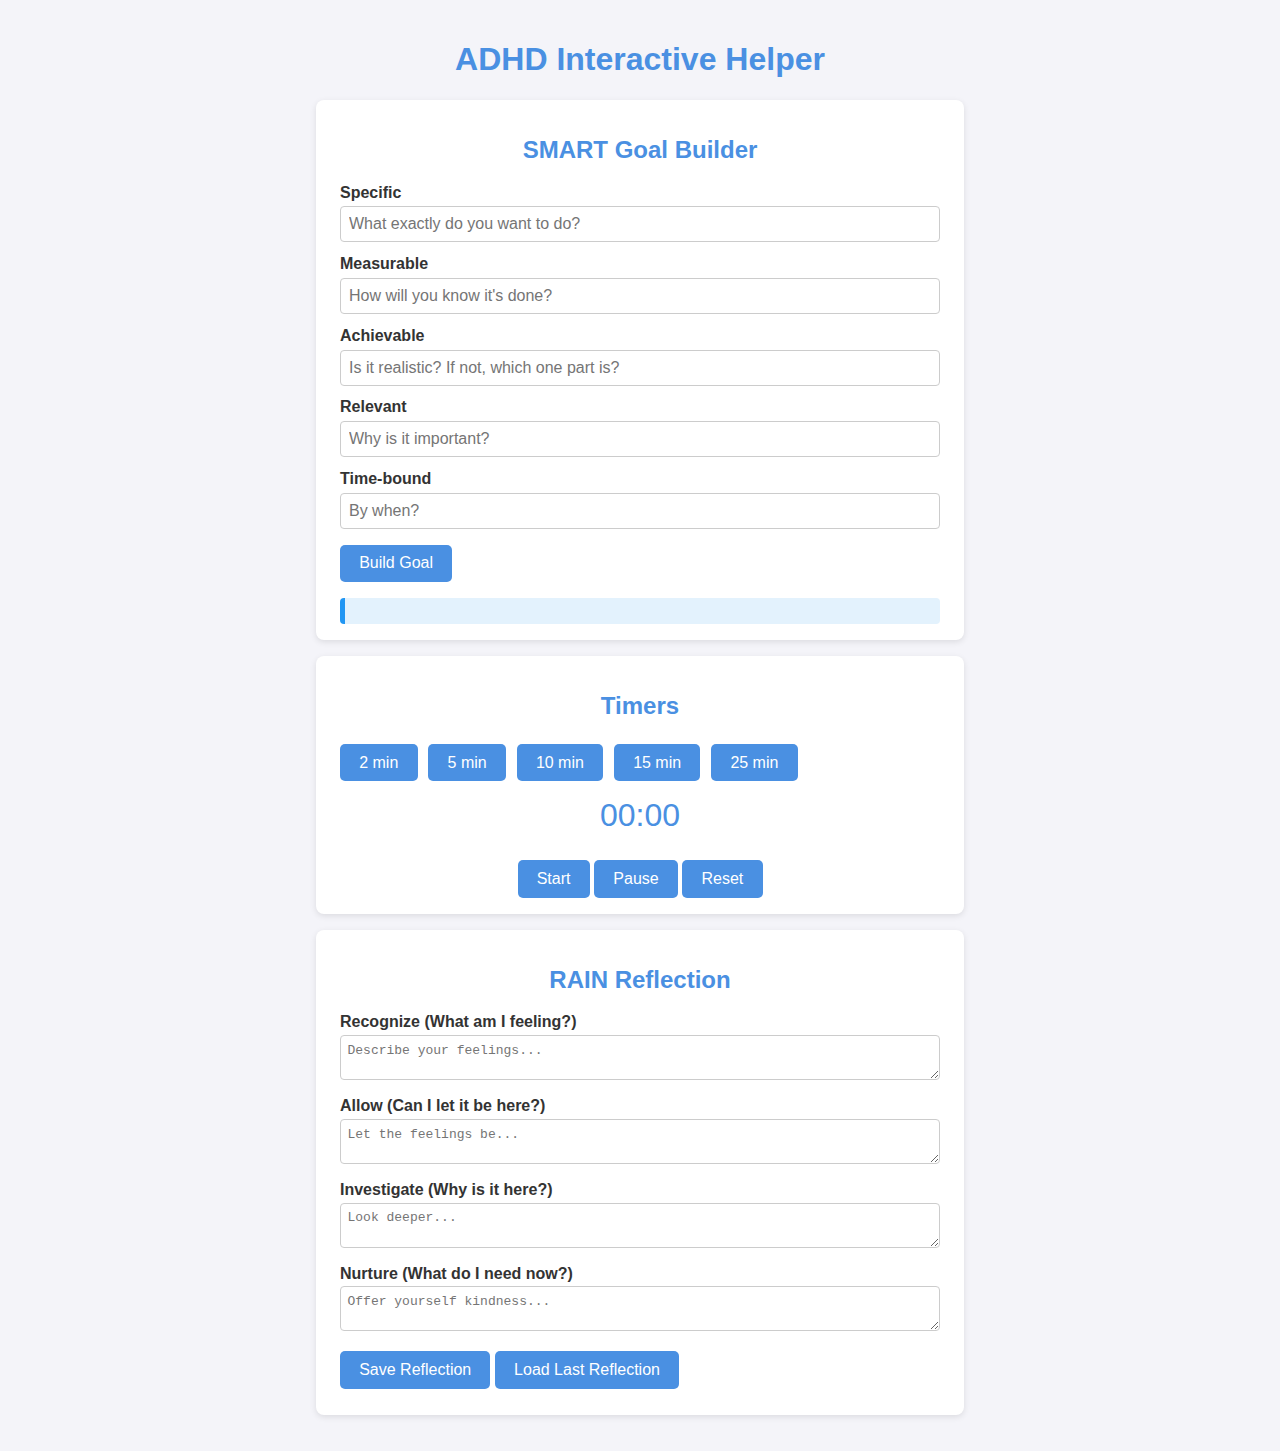
<file: index.html>
<!DOCTYPE html>
<html lang="en">
<head>
<link rel="manifest" href="manifest.json" />
<meta name="theme-color" content="#4a90e2" />
<meta charset="UTF-8" />
<meta name="viewport" content="width=device-width, initial-scale=1" />
<title>ADHD Interactive Helper</title>
<style>
  body {
    font-family: Arial, sans-serif;
    margin: 0; padding: 20px;
    background: #f4f4f9;
    color: #333;
  }
  h1, h2 {
    text-align: center;
    color: #4a90e2;
  }
  section {
    background: white;
    max-width: 600px;
    margin: 1em auto;
    padding: 1em 1.5em;
    border-radius: 8px;
    box-shadow: 0 2px 6px rgba(0,0,0,0.1);
  }
  label {
    display: block;
    margin-top: 0.8em;
    font-weight: bold;
  }
  input[type=text], textarea {
    width: 100%;
    padding: 0.5em;
    margin-top: 0.3em;
    border-radius: 4px;
    border: 1px solid #ccc;
    box-sizing: border-box;
    font-size: 1em;
  }
  button {
    margin-top: 1em;
    padding: 0.6em 1.2em;
    font-size: 1em;
    border-radius: 5px;
    border: none;
    background: #4a90e2;
    color: white;
    cursor: pointer;
    transition: background 0.3s ease;
  }
  button:hover {
    background: #357ABD;
  }
  .timer-buttons button {
    margin: 0.3em 0.4em 0 0;
  }
  #timer-display {
    font-size: 2em;
    text-align: center;
    margin-top: 0.5em;
    color: #4a90e2;
  }
  #smart-goal-output {
    margin-top: 1em;
    padding: 0.8em;
    background: #e3f2fd;
    border-left: 5px solid #2196F3;
    border-radius: 4px;
    font-style: italic;
  }
</style>
</head>
<body>

<h1>ADHD Interactive Helper</h1>

<section id="smart-goal-section">
  <h2>SMART Goal Builder</h2>
  <label for="specific">Specific</label>
  <input type="text" id="specific" placeholder="What exactly do you want to do?" />
  
  <label for="measurable">Measurable</label>
  <input type="text" id="measurable" placeholder="How will you know it's done?" />
  
  <label for="achievable">Achievable</label>
  <input type="text" id="achievable" placeholder="Is it realistic? If not, which one part is?" />
  
  <label for="relevant">Relevant</label>
  <input type="text" id="relevant" placeholder="Why is it important?" />
  
  <label for="timebound">Time-bound</label>
  <input type="text" id="timebound" placeholder="By when?" />
  
  <button id="build-goal-btn">Build Goal</button>
  <div id="smart-goal-output"></div>
</section>

<section id="timer-section">
  <h2>Timers</h2>
  <div class="timer-buttons">
    <button data-minutes="2">2 min</button>
    <button data-minutes="5">5 min</button>
    <button data-minutes="10">10 min</button>
    <button data-minutes="15">15 min</button>
    <button data-minutes="25">25 min</button>
  </div>
  <div id="timer-display">00:00</div>
  <div style="text-align:center; margin-top:10px;">
    <button id="start-timer-btn">Start</button>
    <button id="pause-timer-btn">Pause</button>
    <button id="reset-timer-btn">Reset</button>
  </div>
</section>

<section id="rain-section">
  <h2>RAIN Reflection</h2>
  <label for="recognize">Recognize (What am I feeling?)</label>
  <textarea id="recognize" rows="2" placeholder="Describe your feelings..."></textarea>
  
  <label for="allow">Allow (Can I let it be here?)</label>
  <textarea id="allow" rows="2" placeholder="Let the feelings be..."></textarea>
  
  <label for="investigate">Investigate (Why is it here?)</label>
  <textarea id="investigate" rows="2" placeholder="Look deeper..."></textarea>
  
  <label for="nurture">Nurture (What do I need now?)</label>
  <textarea id="nurture" rows="2" placeholder="Offer yourself kindness..."></textarea>
  
  <button id="save-rain-btn">Save Reflection</button>
  <button id="load-rain-btn">Load Last Reflection</button>
  <div id="rain-status" style="margin-top:10px; font-style: italic; color: #4a90e2;"></div>
</section>

<script>
  // SMART Goal Builder
  const buildGoalBtn = document.getElementById('build-goal-btn');
  const goalOutput = document.getElementById('smart-goal-output');
  
  buildGoalBtn.addEventListener('click', () => {
    const specific = document.getElementById('specific').value.trim();
    const measurable = document.getElementById('measurable').value.trim();
    const achievable = document.getElementById('achievable').value.trim();
    const relevant = document.getElementById('relevant').value.trim();
    const timebound = document.getElementById('timebound').value.trim();
    
    if (!specific || !measurable || !achievable || !relevant || !timebound) {
      goalOutput.textContent = 'Please fill in all SMART fields.';
      goalOutput.style.color = 'red';
      return;
    }
    
    const fullGoal = `I will ${specific}. This will look like ${measurable}. My minimum achievement will be ${achievable} This is relevant because ${relevant}, and I will try to complete it by ${timebound}.`;
    goalOutput.textContent = fullGoal;
    goalOutput.style.color = '#2196F3';
  });

  // Timers
  const timerDisplay = document.getElementById('timer-display');
  const startBtn = document.getElementById('start-timer-btn');
  const pauseBtn = document.getElementById('pause-timer-btn');
  const resetBtn = document.getElementById('reset-timer-btn');
  const timerButtons = document.querySelectorAll('.timer-buttons button');
  
  let countdown = 0;
  let timerInterval = null;
  let timerRunning = false;
  
  function formatTime(seconds) {
    const m = Math.floor(seconds / 60).toString().padStart(2,'0');
    const s = (seconds % 60).toString().padStart(2,'0');
    return `${m}:${s}`;
  }
  
  function updateDisplay() {
    timerDisplay.textContent = formatTime(countdown);
  }
  
  function startTimer() {
    if(timerRunning || countdown <= 0) return;
    timerRunning = true;
    timerInterval = setInterval(() => {
      countdown--;
      updateDisplay();
      if(countdown <= 0) {
        clearInterval(timerInterval);
        timerRunning = false;
        alert('Time is up!');
      }
    }, 1000);
  }
  
  function pauseTimer() {
    if(!timerRunning) return;
    clearInterval(timerInterval);
    timerRunning = false;
  }
  
  function resetTimer() {
    pauseTimer();
    countdown = 0;
    updateDisplay();
  }
  
  timerButtons.forEach(btn => {
    btn.addEventListener('click', () => {
      resetTimer();
      countdown = parseInt(btn.dataset.minutes) * 60;
      updateDisplay();
    });
  });
  
  startBtn.addEventListener('click', startTimer);
  pauseBtn.addEventListener('click', pauseTimer);
  resetBtn.addEventListener('click', resetTimer);
  
  updateDisplay();

  // RAIN Reflection
  const saveRainBtn = document.getElementById('save-rain-btn');
  const loadRainBtn = document.getElementById('load-rain-btn');
  const rainStatus = document.getElementById('rain-status');
  
  saveRainBtn.addEventListener('click', () => {
    const recognize = document.getElementById('recognize').value;
    const allow = document.getElementById('allow').value;
    const investigate = document.getElementById('investigate').value;
    const nurture = document.getElementById('nurture').value;
    
    const reflection = { recognize, allow, investigate, nurture, timestamp: new Date().toISOString() };
    localStorage.setItem('rainReflection', JSON.stringify(reflection));
    rainStatus.textContent = 'Reflection saved!';
    setTimeout(() => rainStatus.textContent = '', 3000);
  });
  
  loadRainBtn.addEventListener('click', () => {
    const saved = localStorage.getItem('rainReflection');
    if(!saved) {
      rainStatus.textContent = 'No saved reflection found.';
      setTimeout(() => rainStatus.textContent = '', 3000);
      return;
    }
    const reflection = JSON.parse(saved);
    document.getElementById('recognize').value = reflection.recognize || '';
    document.getElementById('allow').value = reflection.allow || '';
    document.getElementById('investigate').value = reflection.investigate || '';
    document.getElementById('nurture').value = reflection.nurture || '';
    rainStatus.textContent = 'Reflection loaded!';
    setTimeout(() => rainStatus.textContent = '', 3000);
  });
</script>

</body>
</html>
</file>
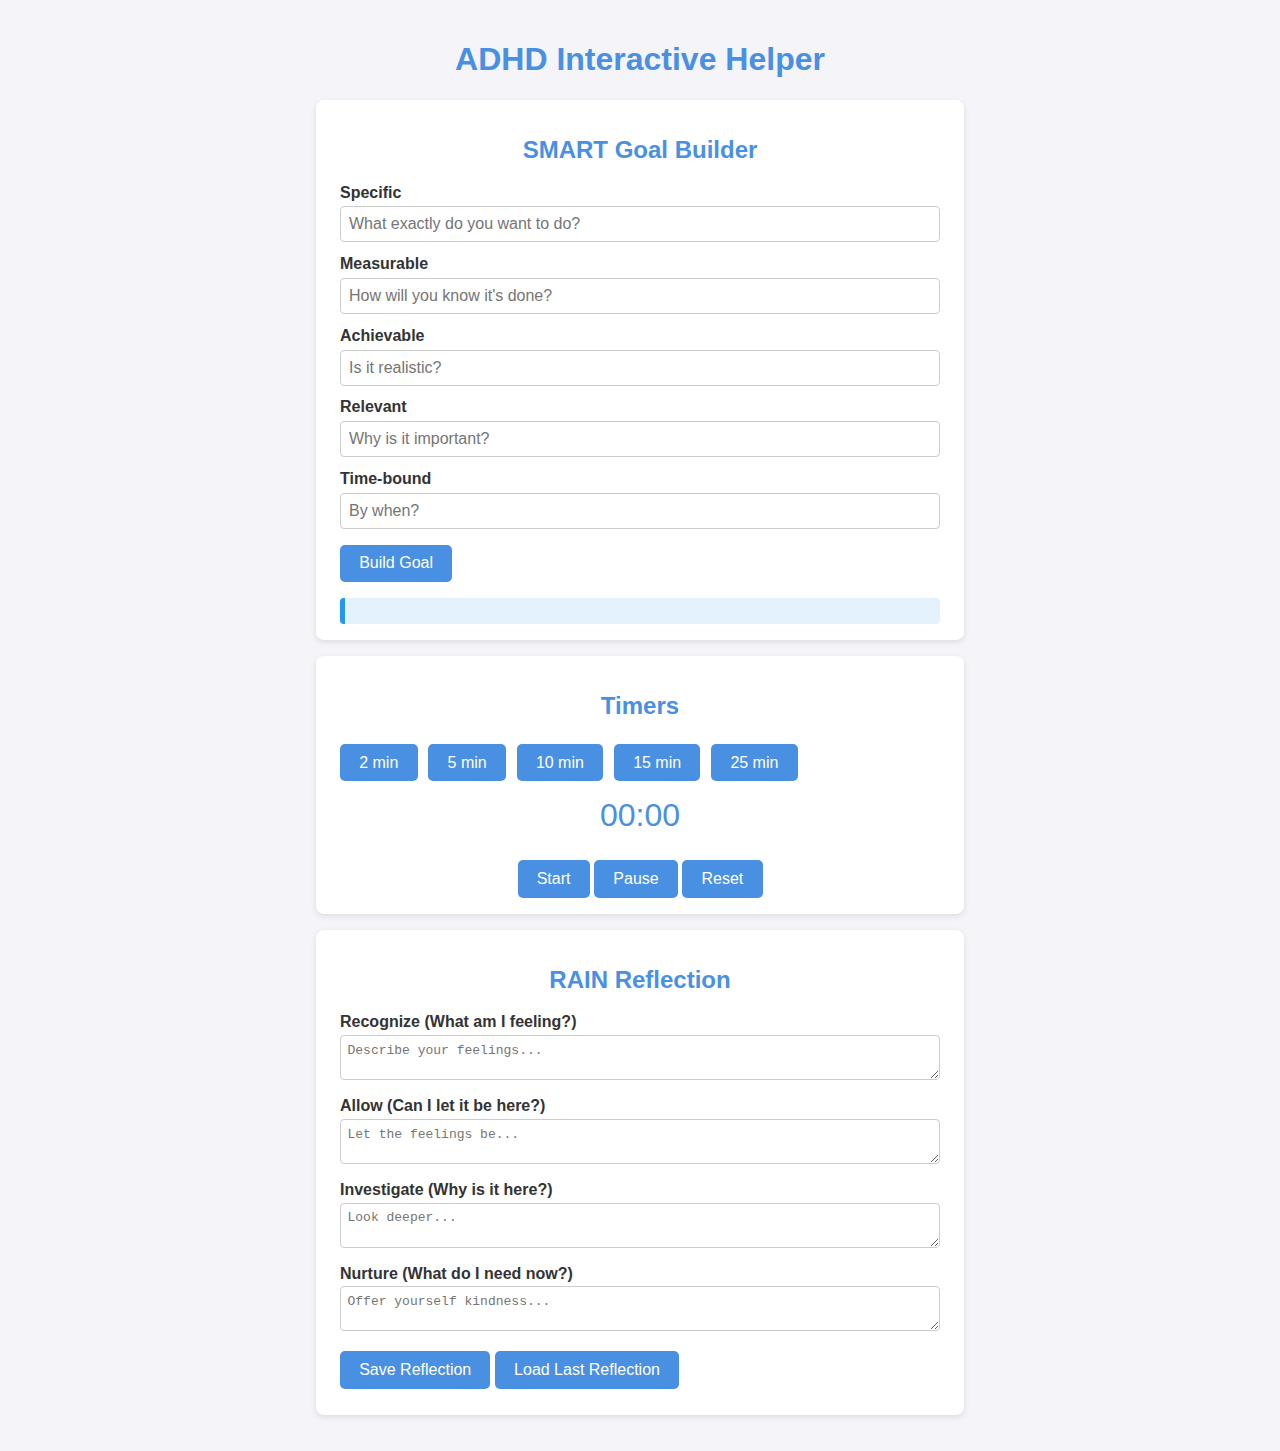
<file: ADHD-helper.html>
<!DOCTYPE html>
<html lang="en">
<head>
<meta charset="UTF-8" />
<meta name="viewport" content="width=device-width, initial-scale=1" />
<title>ADHD Interactive Helper</title>
<style>
  body {
    font-family: Arial, sans-serif;
    margin: 0; padding: 20px;
    background: #f4f4f9;
    color: #333;
  }
  h1, h2 {
    text-align: center;
    color: #4a90e2;
  }
  section {
    background: white;
    max-width: 600px;
    margin: 1em auto;
    padding: 1em 1.5em;
    border-radius: 8px;
    box-shadow: 0 2px 6px rgba(0,0,0,0.1);
  }
  label {
    display: block;
    margin-top: 0.8em;
    font-weight: bold;
  }
  input[type=text], textarea {
    width: 100%;
    padding: 0.5em;
    margin-top: 0.3em;
    border-radius: 4px;
    border: 1px solid #ccc;
    box-sizing: border-box;
    font-size: 1em;
  }
  button {
    margin-top: 1em;
    padding: 0.6em 1.2em;
    font-size: 1em;
    border-radius: 5px;
    border: none;
    background: #4a90e2;
    color: white;
    cursor: pointer;
    transition: background 0.3s ease;
  }
  button:hover {
    background: #357ABD;
  }
  .timer-buttons button {
    margin: 0.3em 0.4em 0 0;
  }
  #timer-display {
    font-size: 2em;
    text-align: center;
    margin-top: 0.5em;
    color: #4a90e2;
  }
  #smart-goal-output {
    margin-top: 1em;
    padding: 0.8em;
    background: #e3f2fd;
    border-left: 5px solid #2196F3;
    border-radius: 4px;
    font-style: italic;
  }
</style>
</head>
<body>

<h1>ADHD Interactive Helper</h1>

<section id="smart-goal-section">
  <h2>SMART Goal Builder</h2>
  <label for="specific">Specific</label>
  <input type="text" id="specific" placeholder="What exactly do you want to do?" />
  
  <label for="measurable">Measurable</label>
  <input type="text" id="measurable" placeholder="How will you know it's done?" />
  
  <label for="achievable">Achievable</label>
  <input type="text" id="achievable" placeholder="Is it realistic?" />
  
  <label for="relevant">Relevant</label>
  <input type="text" id="relevant" placeholder="Why is it important?" />
  
  <label for="timebound">Time-bound</label>
  <input type="text" id="timebound" placeholder="By when?" />
  
  <button id="build-goal-btn">Build Goal</button>
  <div id="smart-goal-output"></div>
</section>

<section id="timer-section">
  <h2>Timers</h2>
  <div class="timer-buttons">
    <button data-minutes="2">2 min</button>
    <button data-minutes="5">5 min</button>
    <button data-minutes="10">10 min</button>
    <button data-minutes="15">15 min</button>
    <button data-minutes="25">25 min</button>
  </div>
  <div id="timer-display">00:00</div>
  <div style="text-align:center; margin-top:10px;">
    <button id="start-timer-btn">Start</button>
    <button id="pause-timer-btn">Pause</button>
    <button id="reset-timer-btn">Reset</button>
  </div>
</section>

<section id="rain-section">
  <h2>RAIN Reflection</h2>
  <label for="recognize">Recognize (What am I feeling?)</label>
  <textarea id="recognize" rows="2" placeholder="Describe your feelings..."></textarea>
  
  <label for="allow">Allow (Can I let it be here?)</label>
  <textarea id="allow" rows="2" placeholder="Let the feelings be..."></textarea>
  
  <label for="investigate">Investigate (Why is it here?)</label>
  <textarea id="investigate" rows="2" placeholder="Look deeper..."></textarea>
  
  <label for="nurture">Nurture (What do I need now?)</label>
  <textarea id="nurture" rows="2" placeholder="Offer yourself kindness..."></textarea>
  
  <button id="save-rain-btn">Save Reflection</button>
  <button id="load-rain-btn">Load Last Reflection</button>
  <div id="rain-status" style="margin-top:10px; font-style: italic; color: #4a90e2;"></div>
</section>

<script>
  // SMART Goal Builder
  const buildGoalBtn = document.getElementById('build-goal-btn');
  const goalOutput = document.getElementById('smart-goal-output');
  
  buildGoalBtn.addEventListener('click', () => {
    const specific = document.getElementById('specific').value.trim();
    const measurable = document.getElementById('measurable').value.trim();
    const achievable = document.getElementById('achievable').value.trim();
    const relevant = document.getElementById('relevant').value.trim();
    const timebound = document.getElementById('timebound').value.trim();
    
    if (!specific || !measurable || !achievable || !relevant || !timebound) {
      goalOutput.textContent = 'Please fill in all SMART fields.';
      goalOutput.style.color = 'red';
      return;
    }
    
    const fullGoal = `I will ${specific}, measurable by ${measurable}, achievable by ${achievable}, relevant because ${relevant}, and completed by ${timebound}.`;
    goalOutput.textContent = fullGoal;
    goalOutput.style.color = '#2196F3';
  });

  // Timers
  const timerDisplay = document.getElementById('timer-display');
  const startBtn = document.getElementById('start-timer-btn');
  const pauseBtn = document.getElementById('pause-timer-btn');
  const resetBtn = document.getElementById('reset-timer-btn');
  const timerButtons = document.querySelectorAll('.timer-buttons button');
  
  let countdown = 0;
  let timerInterval = null;
  let timerRunning = false;
  
  function formatTime(seconds) {
    const m = Math.floor(seconds / 60).toString().padStart(2,'0');
    const s = (seconds % 60).toString().padStart(2,'0');
    return `${m}:${s}`;
  }
  
  function updateDisplay() {
    timerDisplay.textContent = formatTime(countdown);
  }
  
  function startTimer() {
    if(timerRunning || countdown <= 0) return;
    timerRunning = true;
    timerInterval = setInterval(() => {
      countdown--;
      updateDisplay();
      if(countdown <= 0) {
        clearInterval(timerInterval);
        timerRunning = false;
        alert('Time is up!');
      }
    }, 1000);
  }
  
  function pauseTimer() {
    if(!timerRunning) return;
    clearInterval(timerInterval);
    timerRunning = false;
  }
  
  function resetTimer() {
    pauseTimer();
    countdown = 0;
    updateDisplay();
  }
  
  timerButtons.forEach(btn => {
    btn.addEventListener('click', () => {
      resetTimer();
      countdown = parseInt(btn.dataset.minutes) * 60;
      updateDisplay();
    });
  });
  
  startBtn.addEventListener('click', startTimer);
  pauseBtn.addEventListener('click', pauseTimer);
  resetBtn.addEventListener('click', resetTimer);
  
  updateDisplay();

  // RAIN Reflection
  const saveRainBtn = document.getElementById('save-rain-btn');
  const loadRainBtn = document.getElementById('load-rain-btn');
  const rainStatus = document.getElementById('rain-status');
  
  saveRainBtn.addEventListener('click', () => {
    const recognize = document.getElementById('recognize').value;
    const allow = document.getElementById('allow').value;
    const investigate = document.getElementById('investigate').value;
    const nurture = document.getElementById('nurture').value;
    
    const reflection = { recognize, allow, investigate, nurture, timestamp: new Date().toISOString() };
    localStorage.setItem('rainReflection', JSON.stringify(reflection));
    rainStatus.textContent = 'Reflection saved!';
    setTimeout(() => rainStatus.textContent = '', 3000);
  });
  
  loadRainBtn.addEventListener('click', () => {
    const saved = localStorage.getItem('rainReflection');
    if(!saved) {
      rainStatus.textContent = 'No saved reflection found.';
      setTimeout(() => rainStatus.textContent = '', 3000);
      return;
    }
    const reflection = JSON.parse(saved);
    document.getElementById('recognize').value = reflection.recognize || '';
    document.getElementById('allow').value = reflection.allow || '';
    document.getElementById('investigate').value = reflection.investigate || '';
    document.getElementById('nurture').value = reflection.nurture || '';
    rainStatus.textContent = 'Reflection loaded!';
    setTimeout(() => rainStatus.textContent = '', 3000);
  });
</script>

</body>
</html>
</file>
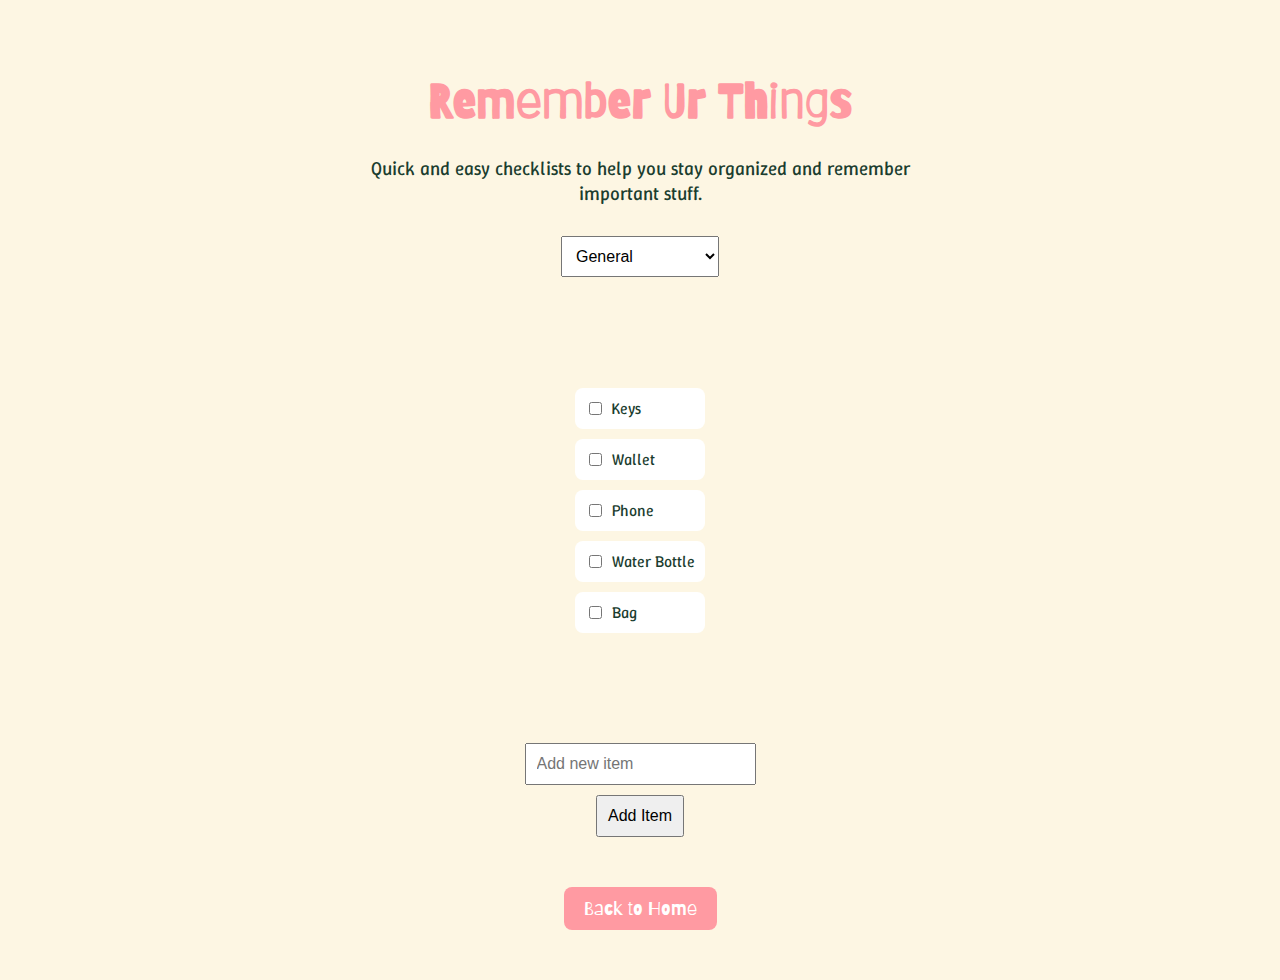
<file: dont-forget.html>
<!DOCTYPE html>
<html lang="en">
<head>
<meta charset="UTF-8" />
<meta name="viewport" content="width=device-width, initial-scale=1" />
<title>Remember Ur Things</title>

<!-- Google Fonts -->
<link href="https://fonts.googleapis.com/css2?family=Barriecito&family=Winky+Sans&display=swap" rel="stylesheet" />

<!-- CSS -->
<link rel="stylesheet" href="style.css" />

<style>
  body {
    font-family: 'Winky Sans', sans-serif;
    background-color: #fdf6e3; /* cream */
    color: #1b3d2f; /* dark forest green */
    margin: 20px;
  }

  h1 {
    font-family: 'Barriecito', cursive;
    color: #ff9aa2; /* pinky-peach */
    text-align: center;
    font-size: 3rem;
    margin-bottom: 0.5rem;
  }

  .page-description {
    font-family: 'Winky Sans', sans-serif;
    color: #1b3d2f;
    text-align: center;
    font-size: 1.2rem;
    margin-bottom: 20px;
    max-width: 600px;
    margin-left: auto;
    margin-right: auto;
  }

  select, input[type="text"], button {
    display: block;
    margin: 10px auto;
    padding: 10px;
    font-size: 1em;
  }

  ul {
    list-style-type: none;
    padding: 0;
    max-width: 400px;
    margin: auto;
  }

  li {
    margin: 10px 0;
    background: white;
    padding: 10px;
    border-radius: 8px;
    display: flex;
    align-items: center;
    justify-content: space-between;
  }

  .item-label {
    flex-grow: 1;
    display: flex;
    align-items: center;
  }

  input[type="checkbox"] {
    margin-right: 10px;
  }

  .remove-btn {
    background: #ff9aa2;
    border: none;
    color: white;
    padding: 6px 12px;
    font-size: 0.9em;
    border-radius: 6px;
    cursor: pointer;
  }

  .btn-row {
    display: flex;
    justify-content: center;
    margin-top: 30px;
    gap: 10px;
  }

  .home-btn {
    background-color: #ff9aa2;
    color: white;
    border: none;
    padding: 10px 20px;
    font-size: 1.2rem;
    border-radius: 8px;
    cursor: pointer;
    font-family: 'Barriecito', cursive;
  }
</style>
</head>

<body>

<h1 id="pageTitle">Remember Ur Things</h1>
<p class="page-description">Quick and easy checklists to help you stay organized and remember important stuff.</p>

<select id="scenarioSelect" aria-label="Choose checklist category">
  <option value="general">General</option>
  <option value="party">Going to a Party</option>
  <option value="travel">Travel</option>
  <option value="work">Work</option>
  <option value="other">Other (Custom)</option>
</select>

<div id="customNameContainer" style="display:none; text-align:center;">
  <input type="text" id="customListName" placeholder="Name your checklist" aria-label="Custom checklist name" />
</div>

<ul id="checklist" aria-live="polite" aria-atomic="true"></ul>

<div id="addItemContainer" style="text-align:center;">
  <input type="text" id="newItemText" placeholder="Add new item" aria-label="Add new checklist item" />
  <button onclick="addCustomItem()">Add Item</button>
</div>

<div class="btn-row">
  <button class="home-btn" onclick="window.location.href='index.html'">Back to Home</button>
</div>

<script>
  const baseLists = {
    general: ["Keys", "Wallet", "Phone", "Water Bottle", "Bag"],
    party: ["Gift", "Keys", "Wallet", "Charged Phone", "Address"],
    travel: ["Passport", "Tickets", "Phone Charger", "Headphones", "Snacks"],
    work: ["Laptop", "Notebook", "Pens", "Lunch", "Access Card"],
    other: []
  };

  const lists = {};
  const checklistEl = document.getElementById("checklist");
  const scenarioSelect = document.getElementById("scenarioSelect");
  const customNameContainer = document.getElementById("customNameContainer");
  const addItemContainer = document.getElementById("addItemContainer");
  const customListName = document.getElementById("customListName");
  const newItemText = document.getElementById("newItemText");
  const pageTitle = document.getElementById("pageTitle");

  function loadCustomItems(category) {
    const saved = localStorage.getItem(`customItems-${category}`);
    return saved ? JSON.parse(saved) : [];
  }

  function saveCustomItems(category, items) {
    localStorage.setItem(`customItems-${category}`, JSON.stringify(items));
  }

  function getCurrentList(category) {
    return [...baseLists[category], ...loadCustomItems(category)];
  }

  function loadList(category) {
    checklistEl.innerHTML = "";
    lists[category] = getCurrentList(category);

    lists[category].forEach((item, index) => {
      const savedState = localStorage.getItem(`${category}-${index}`) === "true";

      const li = document.createElement("li");

      const labelDiv = document.createElement("div");
      labelDiv.className = "item-label";

      const checkbox = document.createElement("input");
      checkbox.type = "checkbox";
      checkbox.checked = savedState;
      checkbox.addEventListener("change", () => {
        localStorage.setItem(`${category}-${index}`, checkbox.checked);
      });

      labelDiv.appendChild(checkbox);
      labelDiv.appendChild(document.createTextNode(item));
      li.appendChild(labelDiv);

      const baseLength = baseLists[category].length;
      if (index >= baseLength) {
        const removeBtn = document.createElement("button");
        removeBtn.className = "remove-btn";
        removeBtn.textContent = "Remove";
        removeBtn.addEventListener("click", () => {
          removeCustomItem(category, index - baseLength);
        });
        li.appendChild(removeBtn);
      }

      checklistEl.appendChild(li);
    });

    if (category === "other") {
      customNameContainer.style.display = "block";
    } else {
      customNameContainer.style.display = "none";
      customListName.value = "";
      pageTitle.textContent = "Remember Ur Things";
      document.title = "Remember Ur Things";
    }
  }

  function addCustomItem() {
    const item = newItemText.value.trim();
    if (!item) return;

    const category = scenarioSelect.value;

    const customItems = loadCustomItems(category);
    customItems.push(item);
    saveCustomItems(category, customItems);

    newItemText.value = "";
    loadList(category);
  }

  function removeCustomItem(category, customIndex) {
    const customItems = loadCustomItems(category);
    customItems.splice(customIndex, 1);
    saveCustomItems(category, customItems);
    loadList(category);
  }

  function updatePageTitle() {
    const name = customListName.value.trim();
    pageTitle.textContent = name ? name : "Custom Checklist";
    document.title = name ? name : "Remember Ur Things";
  }

  customListName.addEventListener("input", updatePageTitle);
  scenarioSelect.addEventListener("change", () => loadList(scenarioSelect.value));

  // Initial load
  loadList(scenarioSelect.value);
</script>

</body>
</html>
</file>
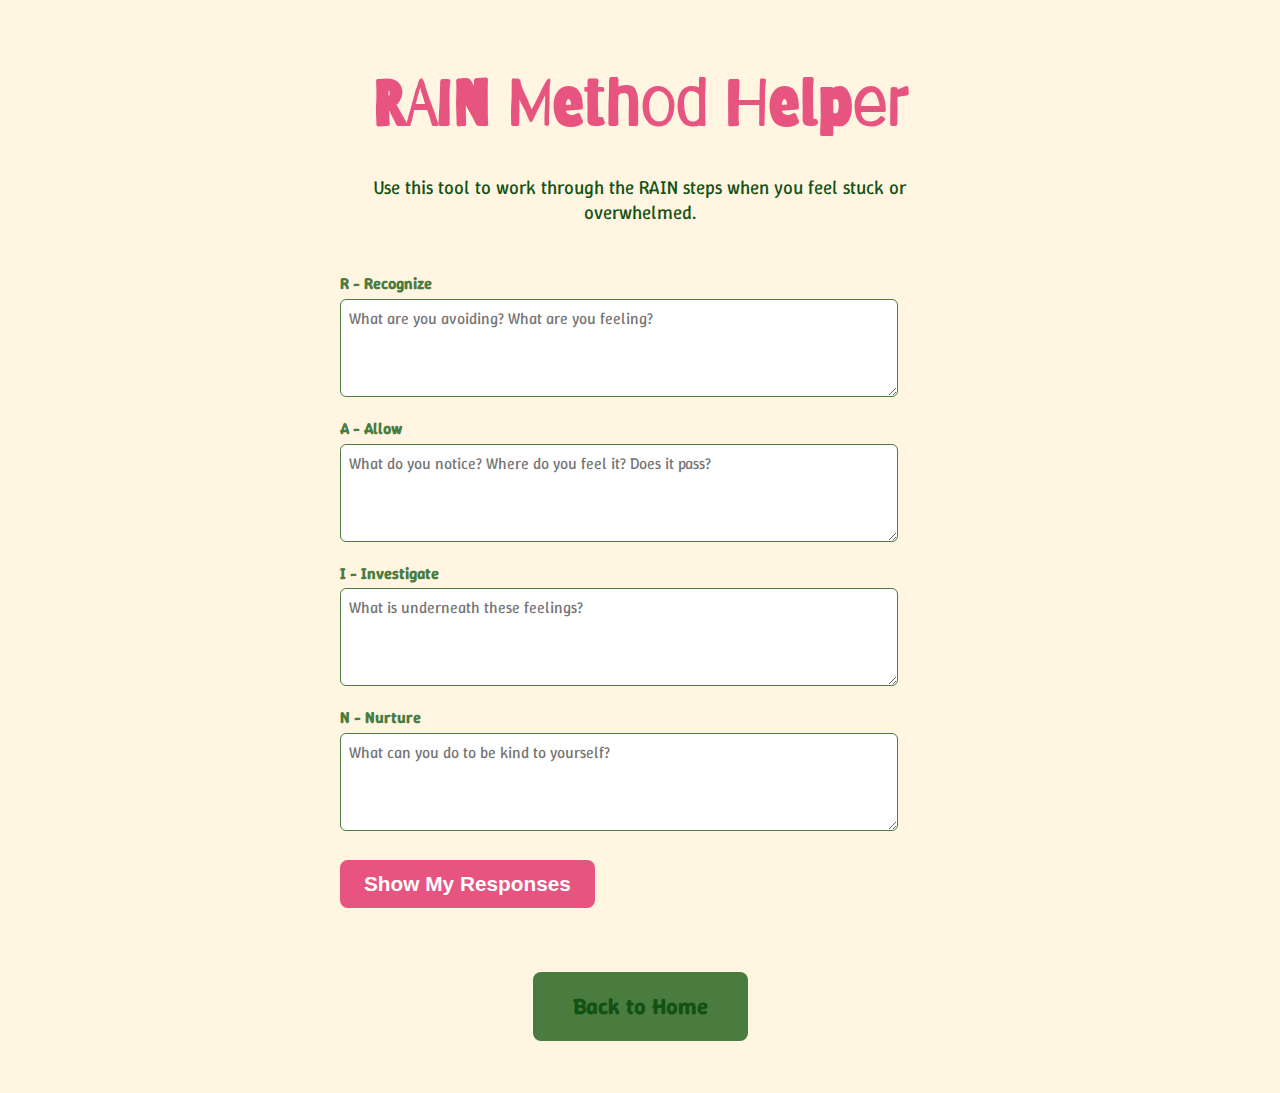
<file: rain.html>
<!DOCTYPE html>
<html lang="en">
<head>
  <meta charset="UTF-8" />
  <meta name="viewport" content="width=device-width, initial-scale=1" />
  <title>RAIN Method Helper</title>
  <link href="https://fonts.googleapis.com/css2?family=Winky+Sans&display=swap" rel="stylesheet" />
  <link href="https://fonts.googleapis.com/css2?family=Barriecito&display=swap" rel="stylesheet" />
  <style>
    body {
      font-family: 'Winky Sans', Arial, sans-serif;
      background: #FFF5E1;
      color: #333;
      text-align: center;
      padding: 20px;
      margin: 0;
      min-height: 100vh;
      display: flex;
      flex-direction: column;
      align-items: center;
      justify-content: flex-start;
    }
    h1 {
      font-family: 'Barriecito', cursive;
      font-size: 4rem;
      color: #E75480;
      margin-bottom: 1rem;
    }
    p.description {
      color: #145214;
      font-size: 1.2rem;
      margin-bottom: 2rem;
      max-width: 600px;
    }
    label {
      font-weight: bold;
      display: block;
      margin-top: 1rem;
      margin-bottom: 0.3rem;
      color: #4a7c40;
      text-align: left;
      max-width: 600px;
      width: 100%;
    }
    textarea {
      width: 90%;
      max-width: 600px;
      height: 80px;
      padding: 8px;
      font-family: 'Winky Sans', Arial, sans-serif;
      font-size: 1rem;
      border-radius: 6px;
      border: 1px solid #4a7c40;
      resize: vertical;
    }
    button {
      background: #E75480;
      color: white;
      padding: 12px 24px;
      border: none;
      border-radius: 8px;
      font-size: 1.3rem;
      margin-top: 1.5rem;
      margin-bottom: 2rem;
      cursor: pointer;
      font-weight: bold;
      transition: background 0.3s ease;
    }
    button:hover {
      background: #b4416a;
    }
    .output {
      margin-top: 2rem;
      max-width: 600px;
      text-align: left;
      border: 1px solid #4a7c40;
      background: #f9f9f4;
      padding: 1rem;
      border-radius: 8px;
      white-space: pre-wrap;
      color: #145214;
      font-size: 1.1rem;
      font-family: 'Winky Sans', Arial, sans-serif;
    }
    a.button {
      background: #4a7c40;
      color: #145214;
      font-weight: bold;
      text-decoration: none;
      padding: 1.2rem 2.5rem;
      border-radius: 8px;
      font-size: 1.4rem;
      transition: background 0.3s ease;
      display: inline-block;
      margin-top: 2rem;
      margin-bottom: 2rem;
    }
    a.button:hover {
      background: #2e451d;
      color: #a2d5a0;
    }
  </style>
</head>
<body>
  <h1>RAIN Method Helper</h1>
  <p class="description">
    Use this tool to work through the RAIN steps when you feel stuck or overwhelmed.
  </p>

  <form id="rainForm" onsubmit="return handleSubmit(event)" style="max-width: 600px; width: 75%; text-align: left;">
    <label for="recognize">R - Recognize</label>
    <textarea id="recognize" placeholder="What are you avoiding? What are you feeling?"></textarea>

    <label for="allow">A - Allow</label>
    <textarea id="allow" placeholder="What do you notice? Where do you feel it? Does it pass?"></textarea>

    <label for="investigate">I - Investigate</label>
    <textarea id="investigate" placeholder="What is underneath these feelings?"></textarea>

    <label for="nurture">N - Nurture</label>
    <textarea id="nurture" placeholder="What can you do to be kind to yourself?"></textarea>

    <button type="submit">Show My Responses</button>
  </form>

  <div id="output" class="output" style="display:none;"></div>

  <a href="index.html" class="button">Back to Home</a>

  <script>
    function handleSubmit(event) {
      event.preventDefault();
      const recognize = document.getElementById('recognize').value.trim();
      const allow = document.getElementById('allow').value.trim();
      const investigate = document.getElementById('investigate').value.trim();
      const nurture = document.getElementById('nurture').value.trim();

      if (!recognize && !allow && !investigate && !nurture) {
        alert('Please fill in at least one field.');
        return;
      }

      const outputText = 
        `R - Recognize:\n${recognize || '(no response)'}\n\n` +
        `A - Allow:\n${allow || '(no response)'}\n\n` +
        `I - Investigate:\n${investigate || '(no response)'}\n\n` +
        `N - Nurture:\n${nurture || '(no response)'}\n`;

      const outputDiv = document.getElementById('output');
      outputDiv.textContent = outputText;
      outputDiv.style.display = 'block';
    }
  </script>
</body>
</html>
</file>
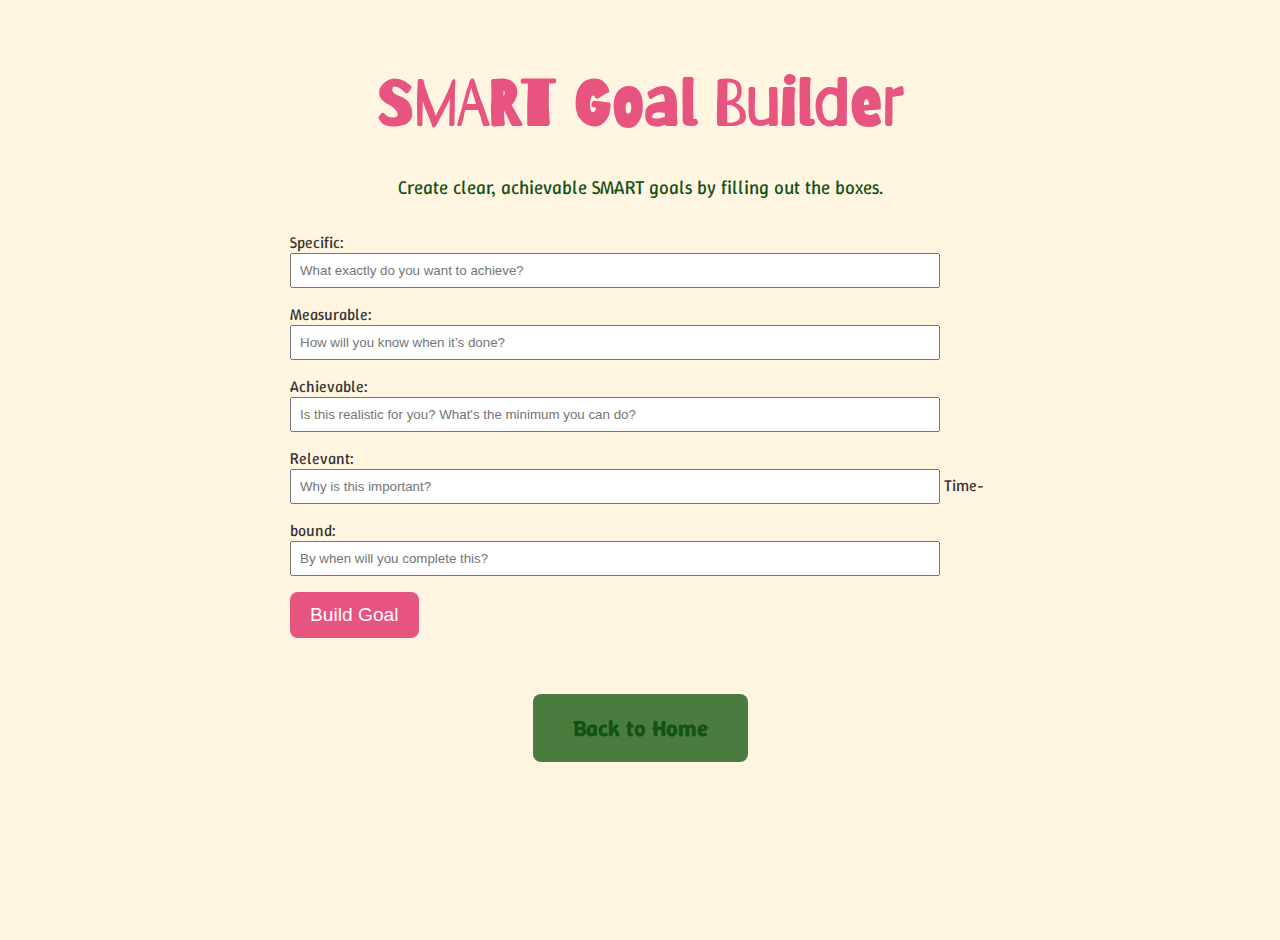
<file: smart-goals.html>
<!DOCTYPE html>
<html lang="en">
<head>
  <meta charset="UTF-8" />
  <meta name="viewport" content="width=device-width, initial-scale=1" />
  <title>SMART Goal Builder</title>
  <link href="https://fonts.googleapis.com/css2?family=Winky+Sans&display=swap" rel="stylesheet" />
  <link href="https://fonts.googleapis.com/css2?family=Barriecito&display=swap" rel="stylesheet" />
  <style>
    body {
      font-family: 'Winky Sans', Arial, sans-serif;
      background: #FFF5E1;
      color: #333;
      text-align: center;
      padding: 20px;
      margin: 0;
      min-height: 100vh;
      display: flex;
      flex-direction: column;
      align-items: center;
      justify-content: flex-start;
    }
    h1 {
      font-family: 'Barriecito', cursive;
      font-size: 4rem;
      color: #E75480;
      margin-bottom: 1rem;
    }
    p.description {
      color: #145214;
      font-size: 1.2rem;
      margin-bottom: 2rem;
      max-width: 600px;
    }
    a.button {
      background: #4a7c40;
      color: #145214;
      font-weight: bold;
      text-decoration: none;
      padding: 1.2rem 2.5rem;
      border-radius: 8px;
      font-size: 1.4rem;
      transition: background 0.3s ease;
      display: inline-block;
      margin-top: 2rem;
    }
    a.button:hover {
      background: #2e451d;
      color: #a2d5a0;
    }
    /* Container for tool UI */
    .tool-container {
      max-width: 700px;
      width: 90%;
      text-align: left;
    }
  </style>
</head>
<body>
  <h1>SMART Goal Builder</h1>
  <p class="description">
    Create clear, achievable SMART goals by filling out the boxes.
  </p>

  <div class="tool-container">
    <!-- Tool UI goes here -->
    <!-- Example inputs -->
    <label for="specific">Specific:</label><br />
    <input type="text" id="specific" placeholder="What exactly do you want to achieve?" style="width: 90%; padding: 8px; margin-bottom: 1rem;" />

    <label for="measurable">Measurable:</label><br />
    <input type="text" id="measurable" placeholder="How will you know when it’s done?" style="width: 90%; padding: 8px; margin-bottom: 1rem;" />

    <label for="achievable">Achievable:</label><br />
    <input type="text" id="achievable" placeholder="Is this realistic for you? What's the minimum you can do?" style="width: 90%; padding: 8px; margin-bottom: 1rem;" />

    <label for="relevant">Relevant:</label><br />
    <input type="text" id="relevant" placeholder="Why is this important?" style="width: 90%; padding: 8px; margin-bottom: 1rem;" />

    <label for="timebound">Time-bound:</label><br />
    <input type="text" id="timebound" placeholder="By when will you complete this?" style="width: 90%; padding: 8px; margin-bottom: 1rem;" />

    <button onclick="showGoal()" style="background:#E75480; color:white; padding: 12px 20px; border:none; border-radius:8px; font-size:1.2rem; cursor:pointer;">
      Build Goal
    </button>

    <p id="result" style="margin-top:1.5rem; font-weight:bold;"></p>
  </div>

  <a href="index.html" class="button">Back to Home</a>

  <script>
    function showGoal() {
      const specific = document.getElementById('specific').value.trim();
      const measurable = document.getElementById('measurable').value.trim();
      const achievable = document.getElementById('achievable').value.trim();
      const relevant = document.getElementById('relevant').value.trim();
      const timebound = document.getElementById('timebound').value.trim();

      if (!specific || !measurable || !achievable || !relevant || !timebound) {
        alert('Please fill in all fields.');
        return;
      }

      const goal = `My SMART goal is to: ${specific}. This will look like: ${measurable}. At minimum be will be able to:  ${achievable}. This is important to me because ${relevant}, and I will complete it by ${timebound}.`;

      document.getElementById('result').textContent = goal;
    }
  </script>
</body>
</html>
</file>
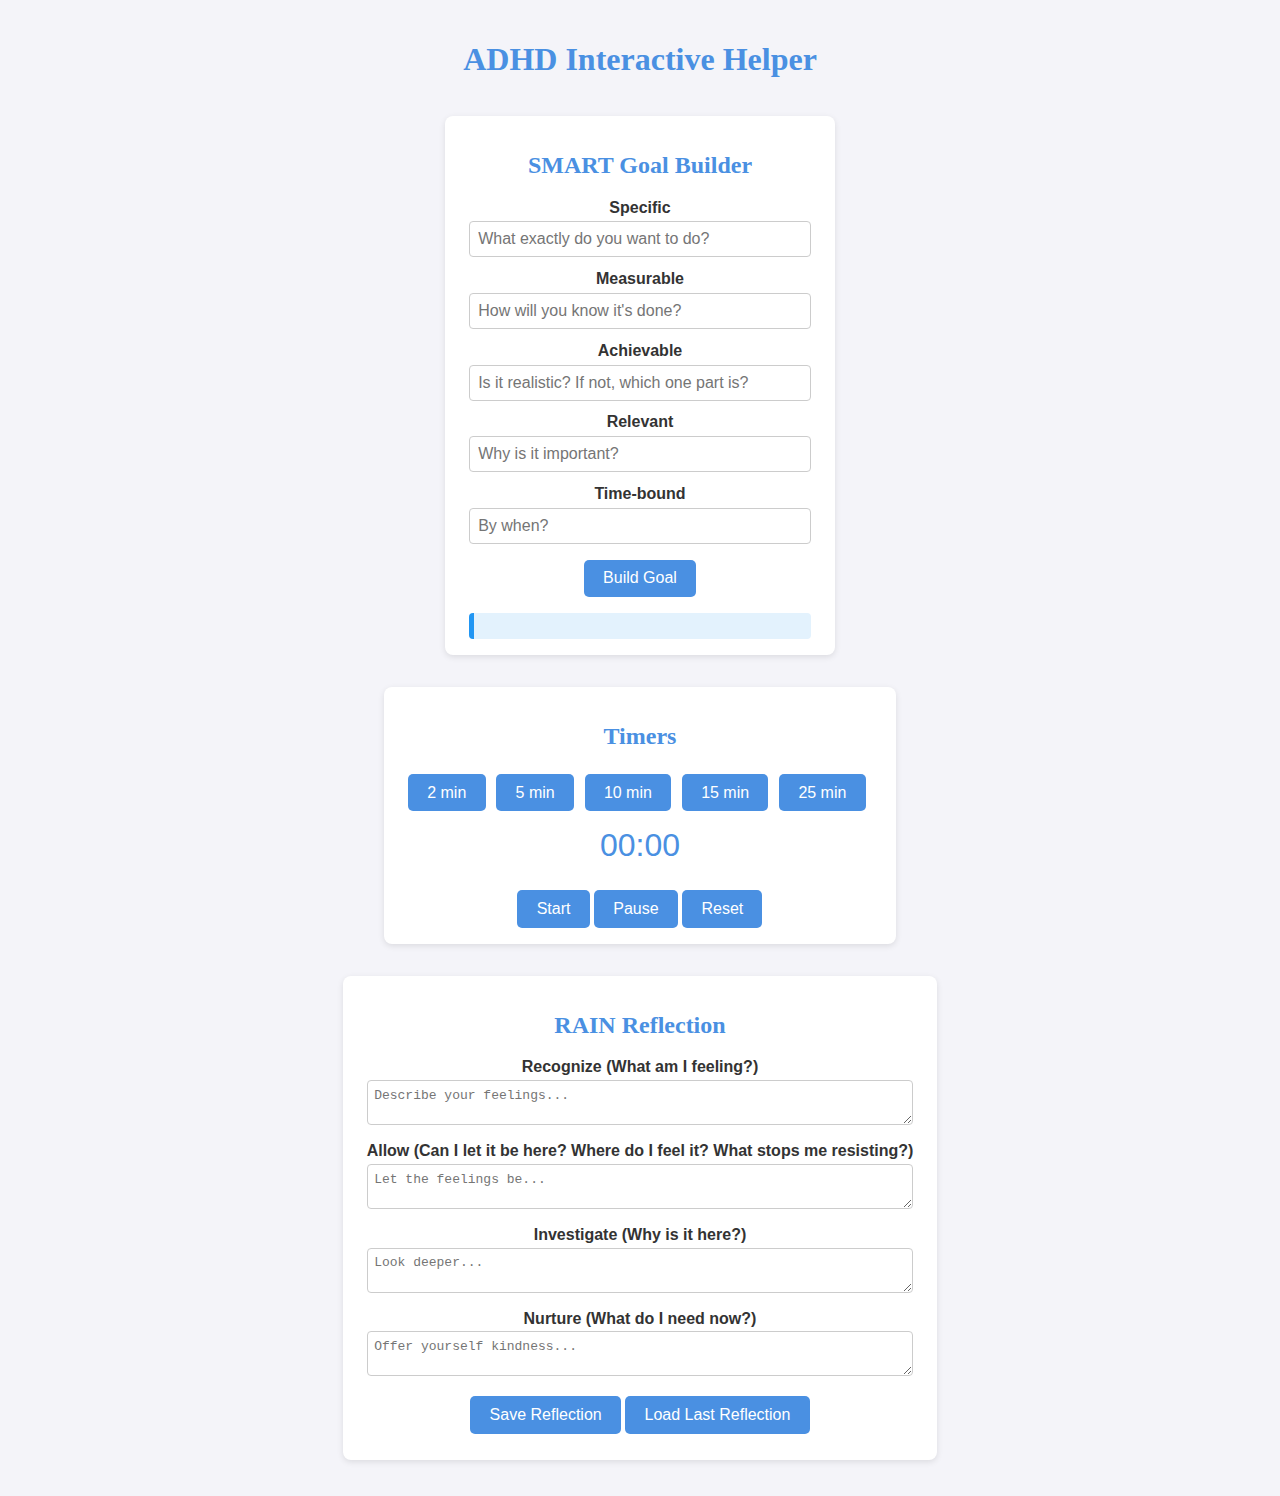
<file: smart.html>
<!DOCTYPE html>
<html lang="en">
<head>
<link rel="manifest" href="manifest.json" />
<link href="styles.css" rel="stylesheet" />
<meta name="theme-color" content="#4a90e2" />
<meta charset="UTF-8" />
<meta name="viewport" content="width=device-width, initial-scale=1" />
<title>ADHD Interactive Helper</title>
<style>
  body {
    font-family: Arial, sans-serif;
    margin: 0; padding: 20px;
    background: #f4f4f9;
    color: #333;
  }
  h1, h2 {
    text-align: center;
    color: #4a90e2;
  }
  section {
    background: white;
    max-width: 600px;
    margin: 1em auto;
    padding: 1em 1.5em;
    border-radius: 8px;
    box-shadow: 0 2px 6px rgba(0,0,0,0.1);
  }
  label {
    display: block;
    margin-top: 0.8em;
    font-weight: bold;
  }
  input[type=text], textarea {
    width: 100%;
    padding: 0.5em;
    margin-top: 0.3em;
    border-radius: 4px;
    border: 1px solid #ccc;
    box-sizing: border-box;
    font-size: 1em;
  }
  button {
    margin-top: 1em;
    padding: 0.6em 1.2em;
    font-size: 1em;
    border-radius: 5px;
    border: none;
    background: #4a90e2;
    color: white;
    cursor: pointer;
    transition: background 0.3s ease;
  }
  button:hover {
    background: #357ABD;
  }
  .timer-buttons button {
    margin: 0.3em 0.4em 0 0;
  }
  #timer-display {
    font-size: 2em;
    text-align: center;
    margin-top: 0.5em;
    color: #4a90e2;
  }
  #smart-goal-output {
    margin-top: 1em;
    padding: 0.8em;
    background: #e3f2fd;
    border-left: 5px solid #2196F3;
    border-radius: 4px;
    font-style: italic;
  }
</style>
</head>
<body>

<h1>ADHD Interactive Helper</h1>

<section id="smart-goal-section">
  <h2>SMART Goal Builder</h2>
  <label for="specific">Specific</label>
  <input type="text" id="specific" placeholder="What exactly do you want to do?" />
  
  <label for="measurable">Measurable</label>
  <input type="text" id="measurable" placeholder="How will you know it's done?" />
  
  <label for="achievable">Achievable</label>
  <input type="text" id="achievable" placeholder="Is it realistic? If not, which one part is?" />
  
  <label for="relevant">Relevant</label>
  <input type="text" id="relevant" placeholder="Why is it important?" />
  
  <label for="timebound">Time-bound</label>
  <input type="text" id="timebound" placeholder="By when?" />
  
  <button id="build-goal-btn">Build Goal</button>
  <div id="smart-goal-output"></div>
</section>

<section id="timer-section">
  <h2>Timers</h2>
  <div class="timer-buttons">
    <button data-minutes="2">2 min</button>
    <button data-minutes="5">5 min</button>
    <button data-minutes="10">10 min</button>
    <button data-minutes="15">15 min</button>
    <button data-minutes="25">25 min</button>
  </div>
  <div id="timer-display">00:00</div>
  <div style="text-align:center; margin-top:10px;">
    <button id="start-timer-btn">Start</button>
    <button id="pause-timer-btn">Pause</button>
    <button id="reset-timer-btn">Reset</button>
  </div>
</section>

<section id="rain-section">
  <h2>RAIN Reflection</h2>
  <label for="recognize">Recognize (What am I feeling?)</label>
  <textarea id="recognize" rows="2" placeholder="Describe your feelings..."></textarea>
  
  <label for="allow">Allow (Can I let it be here? Where do I feel it? What stops me resisting?)</label>
  <textarea id="allow" rows="2" placeholder="Let the feelings be..."></textarea>
  
  <label for="investigate">Investigate (Why is it here?)</label>
  <textarea id="investigate" rows="2" placeholder="Look deeper..."></textarea>
  
  <label for="nurture">Nurture (What do I need now?)</label>
  <textarea id="nurture" rows="2" placeholder="Offer yourself kindness..."></textarea>
  
  <button id="save-rain-btn">Save Reflection</button>
  <button id="load-rain-btn">Load Last Reflection</button>
  <div id="rain-status" style="margin-top:10px; font-style: italic; color: #4a90e2;"></div>
</section>

<script>
  // SMART Goal Builder
  const buildGoalBtn = document.getElementById('build-goal-btn');
  const goalOutput = document.getElementById('smart-goal-output');
  
  buildGoalBtn.addEventListener('click', () => {
    const specific = document.getElementById('specific').value.trim();
    const measurable = document.getElementById('measurable').value.trim();
    const achievable = document.getElementById('achievable').value.trim();
    const relevant = document.getElementById('relevant').value.trim();
    const timebound = document.getElementById('timebound').value.trim();
    
    if (!specific || !measurable || !achievable || !relevant || !timebound) {
      goalOutput.textContent = 'Please fill in all SMART fields.';
      goalOutput.style.color = 'red';
      return;
    }
    
    const fullGoal = `I will ${specific}. This will look like ${measurable}. My minimum achievement will be ${achievable} This is relevant because ${relevant}, and I will try to complete it by ${timebound}.`;
    goalOutput.textContent = fullGoal;
    goalOutput.style.color = '#2196F3';
  });

  // Timers
  const timerDisplay = document.getElementById('timer-display');
  const startBtn = document.getElementById('start-timer-btn');
  const pauseBtn = document.getElementById('pause-timer-btn');
  const resetBtn = document.getElementById('reset-timer-btn');
  const timerButtons = document.querySelectorAll('.timer-buttons button');
  
  let countdown = 0;
  let timerInterval = null;
  let timerRunning = false;
  
  function formatTime(seconds) {
    const m = Math.floor(seconds / 60).toString().padStart(2,'0');
    const s = (seconds % 60).toString().padStart(2,'0');
    return `${m}:${s}`;
  }
  
  function updateDisplay() {
    timerDisplay.textContent = formatTime(countdown);
  }
  
  function startTimer() {
    if(timerRunning || countdown <= 0) return;
    timerRunning = true;
    timerInterval = setInterval(() => {
      countdown--;
      updateDisplay();
      if(countdown <= 0) {
        clearInterval(timerInterval);
        timerRunning = false;
        alert('Time is up!');
      }
    }, 1000);
  }
  
  function pauseTimer() {
    if(!timerRunning) return;
    clearInterval(timerInterval);
    timerRunning = false;
  }
  
  function resetTimer() {
    pauseTimer();
    countdown = 0;
    updateDisplay();
  }
  
  timerButtons.forEach(btn => {
    btn.addEventListener('click', () => {
      resetTimer();
      countdown = parseInt(btn.dataset.minutes) * 60;
      updateDisplay();
    });
  });
  
  startBtn.addEventListener('click', startTimer);
  pauseBtn.addEventListener('click', pauseTimer);
  resetBtn.addEventListener('click', resetTimer);
  
  updateDisplay();

  // RAIN Reflection
  const saveRainBtn = document.getElementById('save-rain-btn');
  const loadRainBtn = document.getElementById('load-rain-btn');
  const rainStatus = document.getElementById('rain-status');
  
  saveRainBtn.addEventListener('click', () => {
    const recognize = document.getElementById('recognize').value;
    const allow = document.getElementById('allow').value;
    const investigate = document.getElementById('investigate').value;
    const nurture = document.getElementById('nurture').value;
    
    const reflection = { recognize, allow, investigate, nurture, timestamp: new Date().toISOString() };
    localStorage.setItem('rainReflection', JSON.stringify(reflection));
    rainStatus.textContent = 'Reflection saved!';
    setTimeout(() => rainStatus.textContent = '', 3000);
  });
  
  loadRainBtn.addEventListener('click', () => {
    const saved = localStorage.getItem('rainReflection');
    if(!saved) {
      rainStatus.textContent = 'No saved reflection found.';
      setTimeout(() => rainStatus.textContent = '', 3000);
      return;
    }
    const reflection = JSON.parse(saved);
    document.getElementById('recognize').value = reflection.recognize || '';
    document.getElementById('allow').value = reflection.allow || '';
    document.getElementById('investigate').value = reflection.investigate || '';
    document.getElementById('nurture').value = reflection.nurture || '';
    rainStatus.textContent = 'Reflection loaded!';
    setTimeout(() => rainStatus.textContent = '', 3000);
  });
</script>

</body>
</html>
</file>
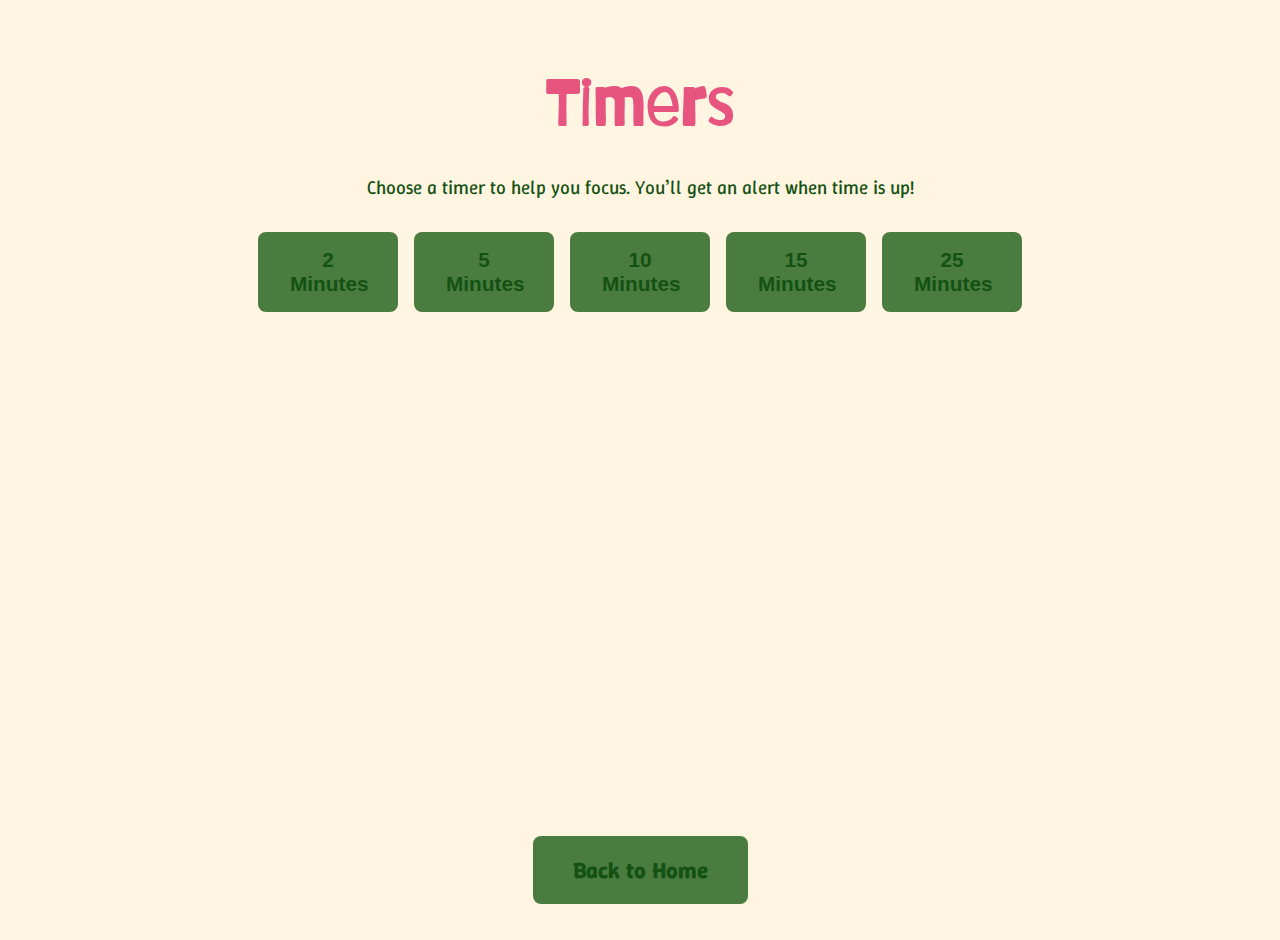
<file: timers.html>
<!DOCTYPE html>
<html lang="en">
<head>
  <meta charset="UTF-8" />
  <meta name="viewport" content="width=device-width, initial-scale=1" />
  <title>Timers</title>
  <link href="https://fonts.googleapis.com/css2?family=Winky+Sans&display=swap" rel="stylesheet" />
  <link href="https://fonts.googleapis.com/css2?family=Barriecito&display=swap" rel="stylesheet" />
  <style>
    body {
      font-family: 'Winky Sans', Arial, sans-serif;
      background: #FFF5E1;
      color: #333;
      text-align: center;
      padding: 20px;
      margin: 0;
      min-height: 100vh;
      display: flex;
      flex-direction: column;
      align-items: center;
      justify-content: flex-start;
    }
    h1 {
      font-family: 'Barriecito', cursive;
      font-size: 4rem;
      color: #E75480;
      margin-bottom: 1rem;
    }
    p.description {
      color: #145214;
      font-size: 1.2rem;
      margin-bottom: 2rem;
      max-width: 600px;
    }
    .timer-buttons {
      display: flex;
      flex-wrap: wrap;
      gap: 1rem;
      justify-content: center;
      margin-bottom: 2rem;
    }
    button.timer-btn {
      background: #4a7c40;
      color: #145214;
      border: none;
      border-radius: 8px;
      font-weight: bold;
      font-size: 1.3rem;
      padding: 1rem 2rem;
      cursor: pointer;
      transition: background 0.3s ease;
      flex: 1 1 120px;
      max-width: 140px;
    }
    button.timer-btn:hover {
      background: #2e451d;
      color: #a2d5a0;
    }
    #countdown {
      font-size: 3rem;
      font-weight: bold;
      color: #E75480;
      min-height: 50px;
      margin-bottom: 2rem;
    }
    a.button {
      background: #4a7c40;
      color: #145214;
      font-weight: bold;
      text-decoration: none;
      padding: 1.2rem 2.5rem;
      border-radius: 8px;
      font-size: 1.4rem;
      transition: background 0.3s ease;
      display: inline-block;
      margin-top: auto;
      margin-bottom: 1rem;
    }
    a.button:hover {
      background: #2e451d;
      color: #a2d5a0;
    }
  </style>
</head>
<body>
  <h1>Timers</h1>
  <p class="description">Choose a timer to help you focus. You’ll get an alert when time is up!</p>

  <div class="timer-buttons">
    <button class="timer-btn" data-minutes="2">2 Minutes</button>
    <button class="timer-btn" data-minutes="5">5 Minutes</button>
    <button class="timer-btn" data-minutes="10">10 Minutes</button>
    <button class="timer-btn" data-minutes="15">15 Minutes</button>
    <button class="timer-btn" data-minutes="25">25 Minutes</button>
  </div>

  <div id="countdown"></div>

  <a href="index.html" class="button">Back to Home</a>

  <script>
    const buttons = document.querySelectorAll('.timer-btn');
    const countdownEl = document.getElementById('countdown');
    let countdownInterval;

    function startTimer(minutes) {
      clearInterval(countdownInterval);
      let timeLeft = minutes * 60; // seconds

      updateCountdown(timeLeft);
      countdownInterval = setInterval(() => {
        timeLeft--;
        if (timeLeft < 0) {
          clearInterval(countdownInterval);
          countdownEl.textContent = "Time's up!";
          alert("⏰ Time's up!");
          return;
        }
        updateCountdown(timeLeft);
      }, 1000);
    }

    function updateCountdown(seconds) {
      const mins = Math.floor(seconds / 60);
      const secs = seconds % 60;
      countdownEl.textContent = `${mins}:${secs.toString().padStart(2, '0')}`;
    }

    buttons.forEach(button => {
      button.addEventListener('click', () => {
        const minutes = parseInt(button.getAttribute('data-minutes'), 10);
        startTimer(minutes);
      });
    });
  </script>
</body>
</html>
</file>
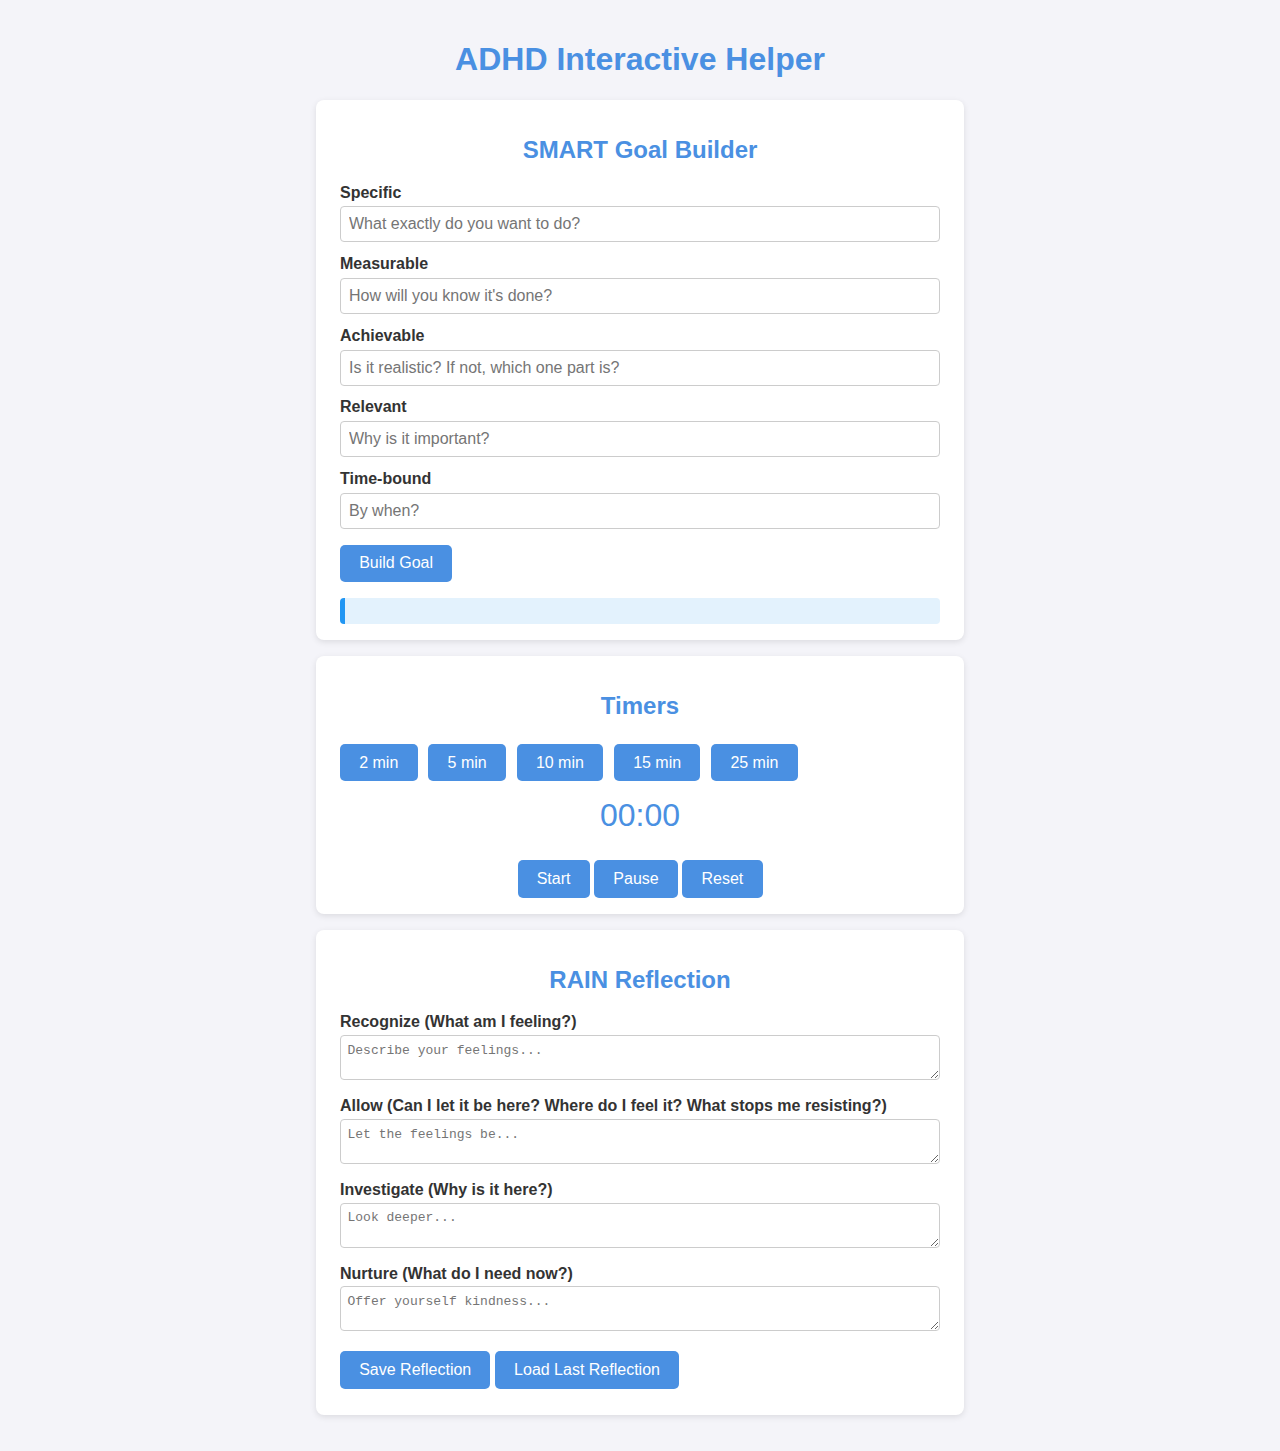
<file: tools.html>
<!DOCTYPE html>
<html lang="en">
<head>
<link rel="manifest" href="manifest.json" />
<meta name="theme-color" content="#4a90e2" />
<meta charset="UTF-8" />
<meta name="viewport" content="width=device-width, initial-scale=1" />
<title>ADHD Interactive Helper</title>
<style>
  body {
    font-family: Arial, sans-serif;
    margin: 0; padding: 20px;
    background: #f4f4f9;
    color: #333;
  }
  h1, h2 {
    text-align: center;
    color: #4a90e2;
  }
  section {
    background: white;
    max-width: 600px;
    margin: 1em auto;
    padding: 1em 1.5em;
    border-radius: 8px;
    box-shadow: 0 2px 6px rgba(0,0,0,0.1);
  }
  label {
    display: block;
    margin-top: 0.8em;
    font-weight: bold;
  }
  input[type=text], textarea {
    width: 100%;
    padding: 0.5em;
    margin-top: 0.3em;
    border-radius: 4px;
    border: 1px solid #ccc;
    box-sizing: border-box;
    font-size: 1em;
  }
  button {
    margin-top: 1em;
    padding: 0.6em 1.2em;
    font-size: 1em;
    border-radius: 5px;
    border: none;
    background: #4a90e2;
    color: white;
    cursor: pointer;
    transition: background 0.3s ease;
  }
  button:hover {
    background: #357ABD;
  }
  .timer-buttons button {
    margin: 0.3em 0.4em 0 0;
  }
  #timer-display {
    font-size: 2em;
    text-align: center;
    margin-top: 0.5em;
    color: #4a90e2;
  }
  #smart-goal-output {
    margin-top: 1em;
    padding: 0.8em;
    background: #e3f2fd;
    border-left: 5px solid #2196F3;
    border-radius: 4px;
    font-style: italic;
  }
</style>
</head>
<body>

<h1>ADHD Interactive Helper</h1>

<section id="smart-goal-section">
  <h2>SMART Goal Builder</h2>
  <label for="specific">Specific</label>
  <input type="text" id="specific" placeholder="What exactly do you want to do?" />
  
  <label for="measurable">Measurable</label>
  <input type="text" id="measurable" placeholder="How will you know it's done?" />
  
  <label for="achievable">Achievable</label>
  <input type="text" id="achievable" placeholder="Is it realistic? If not, which one part is?" />
  
  <label for="relevant">Relevant</label>
  <input type="text" id="relevant" placeholder="Why is it important?" />
  
  <label for="timebound">Time-bound</label>
  <input type="text" id="timebound" placeholder="By when?" />
  
  <button id="build-goal-btn">Build Goal</button>
  <div id="smart-goal-output"></div>
</section>

<section id="timer-section">
  <h2>Timers</h2>
  <div class="timer-buttons">
    <button data-minutes="2">2 min</button>
    <button data-minutes="5">5 min</button>
    <button data-minutes="10">10 min</button>
    <button data-minutes="15">15 min</button>
    <button data-minutes="25">25 min</button>
  </div>
  <div id="timer-display">00:00</div>
  <div style="text-align:center; margin-top:10px;">
    <button id="start-timer-btn">Start</button>
    <button id="pause-timer-btn">Pause</button>
    <button id="reset-timer-btn">Reset</button>
  </div>
</section>

<section id="rain-section">
  <h2>RAIN Reflection</h2>
  <label for="recognize">Recognize (What am I feeling?)</label>
  <textarea id="recognize" rows="2" placeholder="Describe your feelings..."></textarea>
  
  <label for="allow">Allow (Can I let it be here? Where do I feel it? What stops me resisting?)</label>
  <textarea id="allow" rows="2" placeholder="Let the feelings be..."></textarea>
  
  <label for="investigate">Investigate (Why is it here?)</label>
  <textarea id="investigate" rows="2" placeholder="Look deeper..."></textarea>
  
  <label for="nurture">Nurture (What do I need now?)</label>
  <textarea id="nurture" rows="2" placeholder="Offer yourself kindness..."></textarea>
  
  <button id="save-rain-btn">Save Reflection</button>
  <button id="load-rain-btn">Load Last Reflection</button>
  <div id="rain-status" style="margin-top:10px; font-style: italic; color: #4a90e2;"></div>
</section>

<script>
  // SMART Goal Builder
  const buildGoalBtn = document.getElementById('build-goal-btn');
  const goalOutput = document.getElementById('smart-goal-output');
  
  buildGoalBtn.addEventListener('click', () => {
    const specific = document.getElementById('specific').value.trim();
    const measurable = document.getElementById('measurable').value.trim();
    const achievable = document.getElementById('achievable').value.trim();
    const relevant = document.getElementById('relevant').value.trim();
    const timebound = document.getElementById('timebound').value.trim();
    
    if (!specific || !measurable || !achievable || !relevant || !timebound) {
      goalOutput.textContent = 'Please fill in all SMART fields.';
      goalOutput.style.color = 'red';
      return;
    }
    
    const fullGoal = `I will ${specific}. This will look like ${measurable}. My minimum achievement will be ${achievable} This is relevant because ${relevant}, and I will try to complete it by ${timebound}.`;
    goalOutput.textContent = fullGoal;
    goalOutput.style.color = '#2196F3';
  });

  // Timers
  const timerDisplay = document.getElementById('timer-display');
  const startBtn = document.getElementById('start-timer-btn');
  const pauseBtn = document.getElementById('pause-timer-btn');
  const resetBtn = document.getElementById('reset-timer-btn');
  const timerButtons = document.querySelectorAll('.timer-buttons button');
  
  let countdown = 0;
  let timerInterval = null;
  let timerRunning = false;
  
  function formatTime(seconds) {
    const m = Math.floor(seconds / 60).toString().padStart(2,'0');
    const s = (seconds % 60).toString().padStart(2,'0');
    return `${m}:${s}`;
  }
  
  function updateDisplay() {
    timerDisplay.textContent = formatTime(countdown);
  }
  
  function startTimer() {
    if(timerRunning || countdown <= 0) return;
    timerRunning = true;
    timerInterval = setInterval(() => {
      countdown--;
      updateDisplay();
      if(countdown <= 0) {
        clearInterval(timerInterval);
        timerRunning = false;
        alert('Time is up!');
      }
    }, 1000);
  }
  
  function pauseTimer() {
    if(!timerRunning) return;
    clearInterval(timerInterval);
    timerRunning = false;
  }
  
  function resetTimer() {
    pauseTimer();
    countdown = 0;
    updateDisplay();
  }
  
  timerButtons.forEach(btn => {
    btn.addEventListener('click', () => {
      resetTimer();
      countdown = parseInt(btn.dataset.minutes) * 60;
      updateDisplay();
    });
  });
  
  startBtn.addEventListener('click', startTimer);
  pauseBtn.addEventListener('click', pauseTimer);
  resetBtn.addEventListener('click', resetTimer);
  
  updateDisplay();

  // RAIN Reflection
  const saveRainBtn = document.getElementById('save-rain-btn');
  const loadRainBtn = document.getElementById('load-rain-btn');
  const rainStatus = document.getElementById('rain-status');
  
  saveRainBtn.addEventListener('click', () => {
    const recognize = document.getElementById('recognize').value;
    const allow = document.getElementById('allow').value;
    const investigate = document.getElementById('investigate').value;
    const nurture = document.getElementById('nurture').value;
    
    const reflection = { recognize, allow, investigate, nurture, timestamp: new Date().toISOString() };
    localStorage.setItem('rainReflection', JSON.stringify(reflection));
    rainStatus.textContent = 'Reflection saved!';
    setTimeout(() => rainStatus.textContent = '', 3000);
  });
  
  loadRainBtn.addEventListener('click', () => {
    const saved = localStorage.getItem('rainReflection');
    if(!saved) {
      rainStatus.textContent = 'No saved reflection found.';
      setTimeout(() => rainStatus.textContent = '', 3000);
      return;
    }
    const reflection = JSON.parse(saved);
    document.getElementById('recognize').value = reflection.recognize || '';
    document.getElementById('allow').value = reflection.allow || '';
    document.getElementById('investigate').value = reflection.investigate || '';
    document.getElementById('nurture').value = reflection.nurture || '';
    rainStatus.textContent = 'Reflection loaded!';
    setTimeout(() => rainStatus.textContent = '', 3000);
  });
</script>

</body>
</html>
</file>
<file: style.css>
body {
  font-family: 'Winky Sans', Arial, sans-serif;
  background: #FFF5E1;
  color: #333;
  text-align: center;
  padding: 20px;
  margin: 0;
  display: flex;
  flex-direction: column;
  align-items: center;
  min-height: 100vh;
  justify-content: center;
}

h1, h2 {
  font-family: 'Barriecito', cursive;
  color: #E75480;
}

p, a.button {
  color: #145214;
}

a.button {
  background: #4a7c40;
  font-weight: bold;
  text-decoration: none;
  padding: 1.2rem 2.5rem;
  border-radius: 8px;
  font-size: 1.4rem;
  transition: background 0.3s ease;
  display: inline-block;
  margin: 0.5rem;
}

#submitBtn {
  display: block;
  margin: 20px auto;
}

a.button:hover {
  background: #2e451d;
}

.pink-btn {
    background-color: #ffb6a0; /* pinky-peach */
    color: #fff;
    border: none;
    padding: 10px 16px;
    margin: 5px;
    border-radius: 8px;
    cursor: pointer;
    font-family: 'Winky Sans', sans-serif; /* keep your font consistent */
}

.pink-btn:hover {
    background-color: #ffa089; /* slightly darker on hover */
}

.green-btn {
    background-color: #1b3a2d; /* forest green */
    color: #fff;
    border: none;
    padding: 10px 16px;
    margin: 5px;
    border-radius: 8px;
    cursor: pointer;
    font-family: 'Winky Sans', sans-serif;
}

.green-btn:hover {
    background-color: #163026; /* slightly darker on hover */
}
</file>
<file: styles.css>
body {
  font-family: 'Winky Sans', Arial, sans-serif;
  background: #FFF5E1;
  color: #333;
  text-align: center;
  padding: 20px;
  margin: 0;
  display: flex;
  flex-direction: column;
  align-items: center;
  min-height: 100vh;
  justify-content: center;
}

h1, h2 {
  font-family: 'Barriecito', cursive;
  color: #E75480;
}

p, a.button {
  color: #145214;
}

a.button {
  background: #4a7c40;
  font-weight: bold;
  text-decoration: none;
  padding: 1.2rem 2.5rem;
  border-radius: 8px;
  font-size: 1.4rem;
  transition: background 0.3s ease;
  display: inline-block;
  margin: 0.5rem;
}

#submitBtn {
  display: block;
  margin: 20px auto;
}

a.button:hover {
  background: #2e451d;
}
</file>
